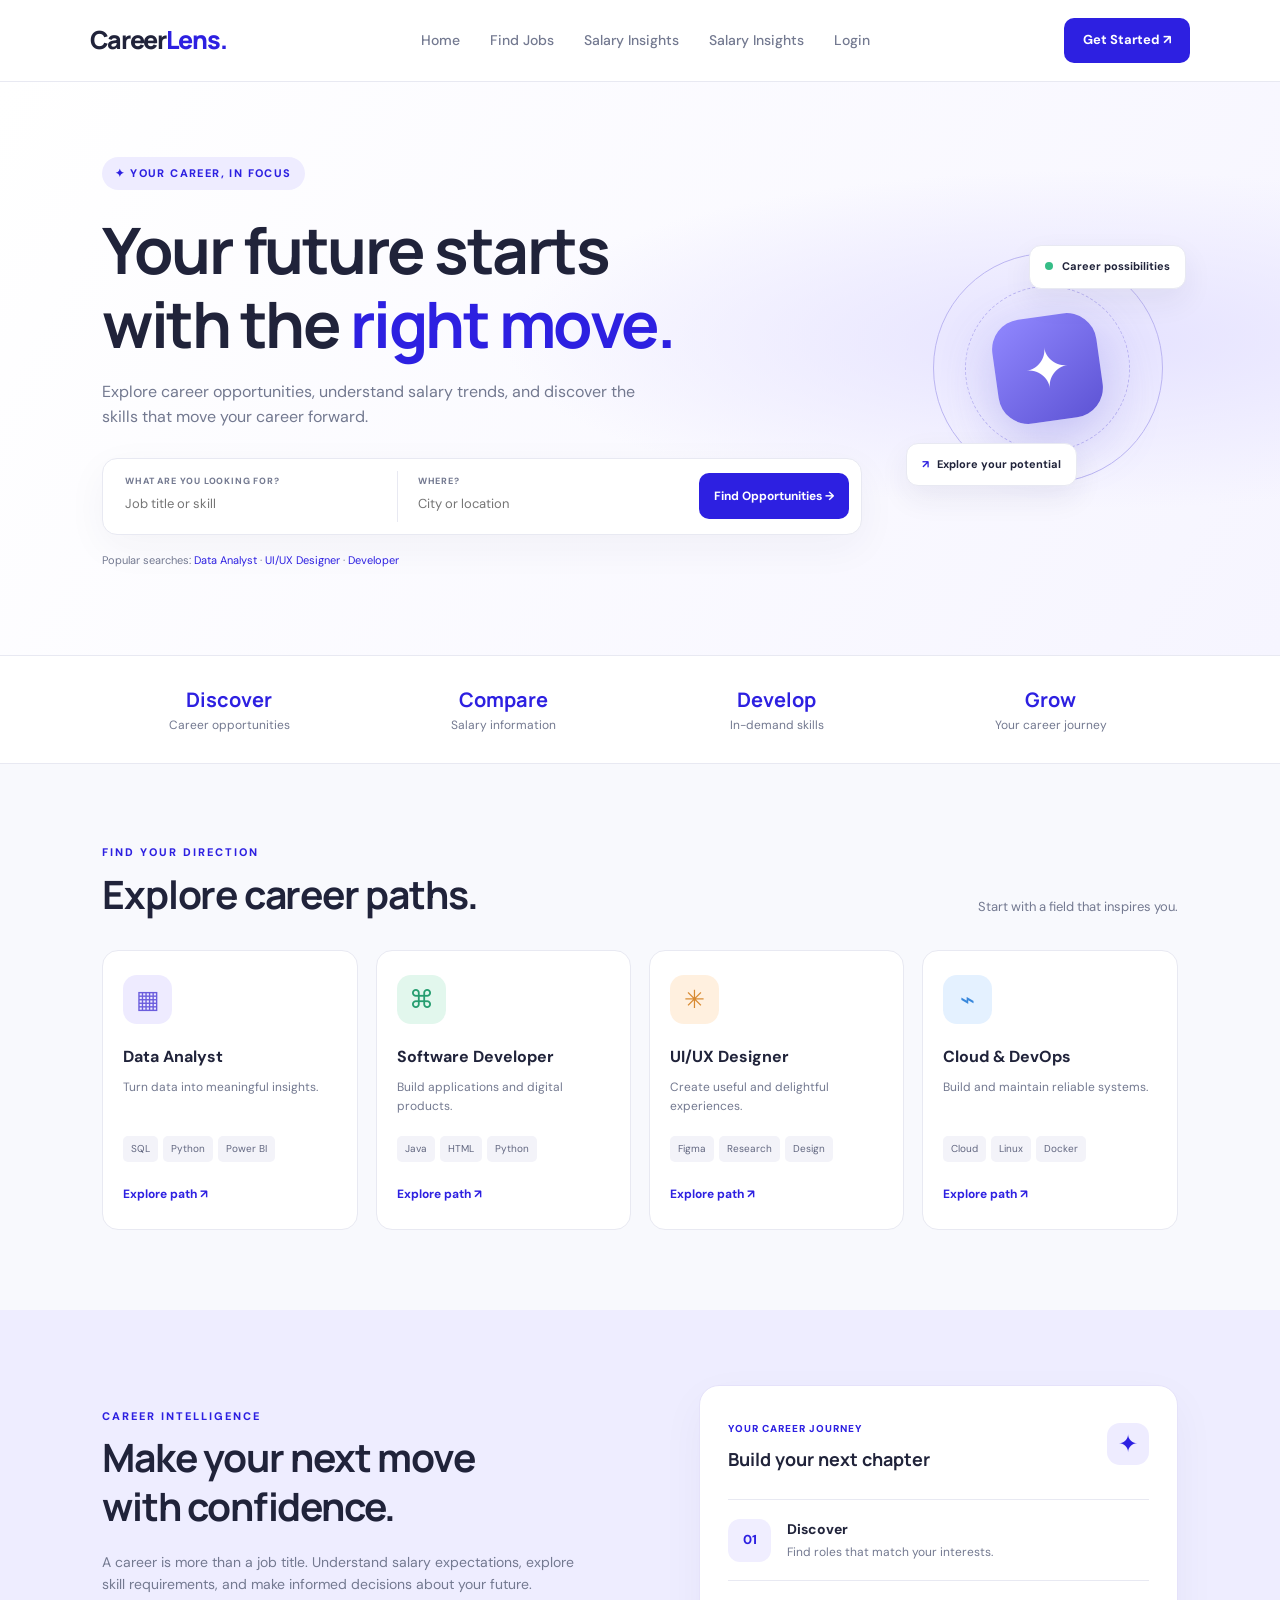
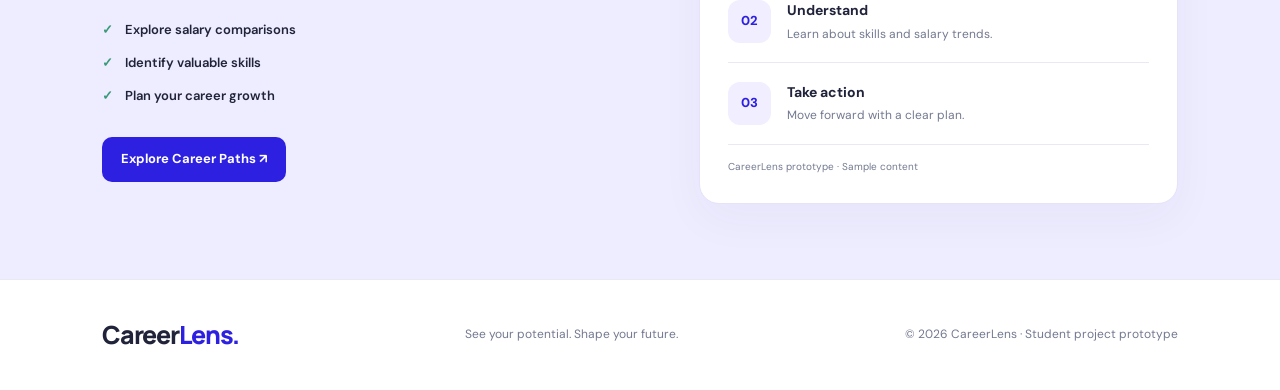
<file: index.html>
<!DOCTYPE html>
<html lang="en">
<head>
    <meta charset="UTF-8">
    <meta name="viewport" content="width=device-width, initial-scale=1.0">
    <title>CareerLens | Discover Your Future</title>
    <link rel="stylesheet" href="style.css">
</head>
<body>

    <!-- Navigation -->
    <header class="navbar">
        <a href="#" class="logo">Career<span>Lens.</span></a>

        <nav>
    <a href="index.html">Home</a>
    <a href="jobs.html">Find Jobs</a>
    <a href="index.html#insights">Salary Insights</a>
    <a href="salary.html">Salary Insights</a>
    <a href="login.html">Login</a>
</nav>

        <a href="#careers" class="nav-btn">Get Started ↗</a>
    </header>

    <!-- Hero Section -->
    <main>
        <section class="hero" id="home">
            <div class="hero-content">
                <div class="badge">✦ YOUR CAREER, IN FOCUS</div>

                <h1>
                    Your future starts<br>
                    with the <span>right move.</span>
                </h1>

                <p class="hero-description">
                    Explore career opportunities, understand salary trends,
                    and discover the skills that move your career forward.
                </p>

                <form class="search-box" id="jobSearch">
                    <div class="search-field">
                        <label for="role">WHAT ARE YOU LOOKING FOR?</label>
                        <input id="role" type="text"
                               placeholder="Job title or skill">
                    </div>

                    <div class="search-field">
                        <label for="location">WHERE?</label>
                        <input id="location" type="text"
                               placeholder="City or location">
                    </div>

                    <button type="submit">Find Opportunities →</button>
                </form>

                <p class="popular">
                    Popular searches:
                    <a href="#careers">Data Analyst</a> ·
                    <a href="#careers">UI/UX Designer</a> ·
                    <a href="#careers">Developer</a>
                </p>

                <p id="searchMessage" role="status"></p>
            </div>

            <div class="hero-decoration">
                <div class="orbit orbit-one"></div>
                <div class="orbit orbit-two"></div>
                <div class="center-icon">✦</div>
                <div class="floating-card card-top">
                    <span class="status-dot"></span>
                    Career possibilities
                </div>
                <div class="floating-card card-bottom">
                    <span class="mini-icon">↗</span>
                    Explore your potential
                </div>
            </div>
        </section>

        <!-- Statistics -->
        <section class="stats">
            <div class="stat">
                <h2>Discover</h2>
                <p>Career opportunities</p>
            </div>
            <div class="stat">
                <h2>Compare</h2>
                <p>Salary information</p>
            </div>
            <div class="stat">
                <h2>Develop</h2>
                <p>In-demand skills</p>
            </div>
            <div class="stat">
                <h2>Grow</h2>
                <p>Your career journey</p>
            </div>
        </section>

        <!-- Career Categories -->
        <section class="section" id="careers">
            <div class="section-heading">
                <div>
                    <p class="eyebrow">FIND YOUR DIRECTION</p>
                    <h2>Explore career paths.</h2>
                </div>
                <p class="heading-description">
                    Start with a field that inspires you.
                </p>
            </div>

            <div class="career-grid">
                <article class="career-card">
                    <div class="career-icon purple">▦</div>
                    <h3>Data Analyst</h3>
                    <p>Turn data into meaningful insights.</p>
                    <div class="skills">
                        <span>SQL</span><span>Python</span><span>Power BI</span>
                    </div>
                    <a href="#insights" class="card-link">Explore path ↗</a>
                </article>

                <article class="career-card">
                    <div class="career-icon green">⌘</div>
                    <h3>Software Developer</h3>
                    <p>Build applications and digital products.</p>
                    <div class="skills">
                        <span>Java</span><span>HTML</span><span>Python</span>
                    </div>
                    <a href="#insights" class="card-link">Explore path ↗</a>
                </article>

                <article class="career-card">
                    <div class="career-icon orange">✳</div>
                    <h3>UI/UX Designer</h3>
                    <p>Create useful and delightful experiences.</p>
                    <div class="skills">
                        <span>Figma</span><span>Research</span><span>Design</span>
                    </div>
                    <a href="#insights" class="card-link">Explore path ↗</a>
                </article>

                <article class="career-card">
                    <div class="career-icon blue">⌁</div>
                    <h3>Cloud & DevOps</h3>
                    <p>Build and maintain reliable systems.</p>
                    <div class="skills">
                        <span>Cloud</span><span>Linux</span><span>Docker</span>
                    </div>
                    <a href="#insights" class="card-link">Explore path ↗</a>
                </article>
            </div>
        </section>

        <!-- Salary and Skills Insights -->
        <section class="insights-section" id="insights">
            <div class="insights-content">
                <p class="eyebrow">CAREER INTELLIGENCE</p>
                <h2>Make your next move<br>with confidence.</h2>
                <p>
                    A career is more than a job title. Understand salary
                    expectations, explore skill requirements, and make
                    informed decisions about your future.
                </p>

                <div class="feature-list">
                    <div><span>✓</span> Explore salary comparisons</div>
                    <div><span>✓</span> Identify valuable skills</div>
                    <div><span>✓</span> Plan your career growth</div>
                </div>

                <a href="#careers" class="primary-btn">Explore Career Paths ↗</a>
            </div>

            <div class="insight-panel">
                <div class="panel-header">
                    <div>
                        <span class="panel-label">YOUR CAREER JOURNEY</span>
                        <h3>Build your next chapter</h3>
                    </div>
                    <span class="panel-star">✦</span>
                </div>

                <div class="journey-item">
                    <div class="journey-number">01</div>
                    <div>
                        <h4>Discover</h4>
                        <p>Find roles that match your interests.</p>
                    </div>
                </div>

                <div class="journey-item">
                    <div class="journey-number">02</div>
                    <div>
                        <h4>Understand</h4>
                        <p>Learn about skills and salary trends.</p>
                    </div>
                </div>

                <div class="journey-item">
                    <div class="journey-number">03</div>
                    <div>
                        <h4>Take action</h4>
                        <p>Move forward with a clear plan.</p>
                    </div>
                </div>
                <p class="sample-note">CareerLens prototype · Sample content</p>
            </div>
        </section>
    </main>

    <!-- Footer -->
    <footer>
        <a href="#home" class="logo">Career<span>Lens.</span></a>
        <p>See your potential. Shape your future.</p>
        <p class="copyright">© 2026 CareerLens · Student project prototype</p>
    </footer>

    <script src="script.js"></script>
</body>
</html>
</file>
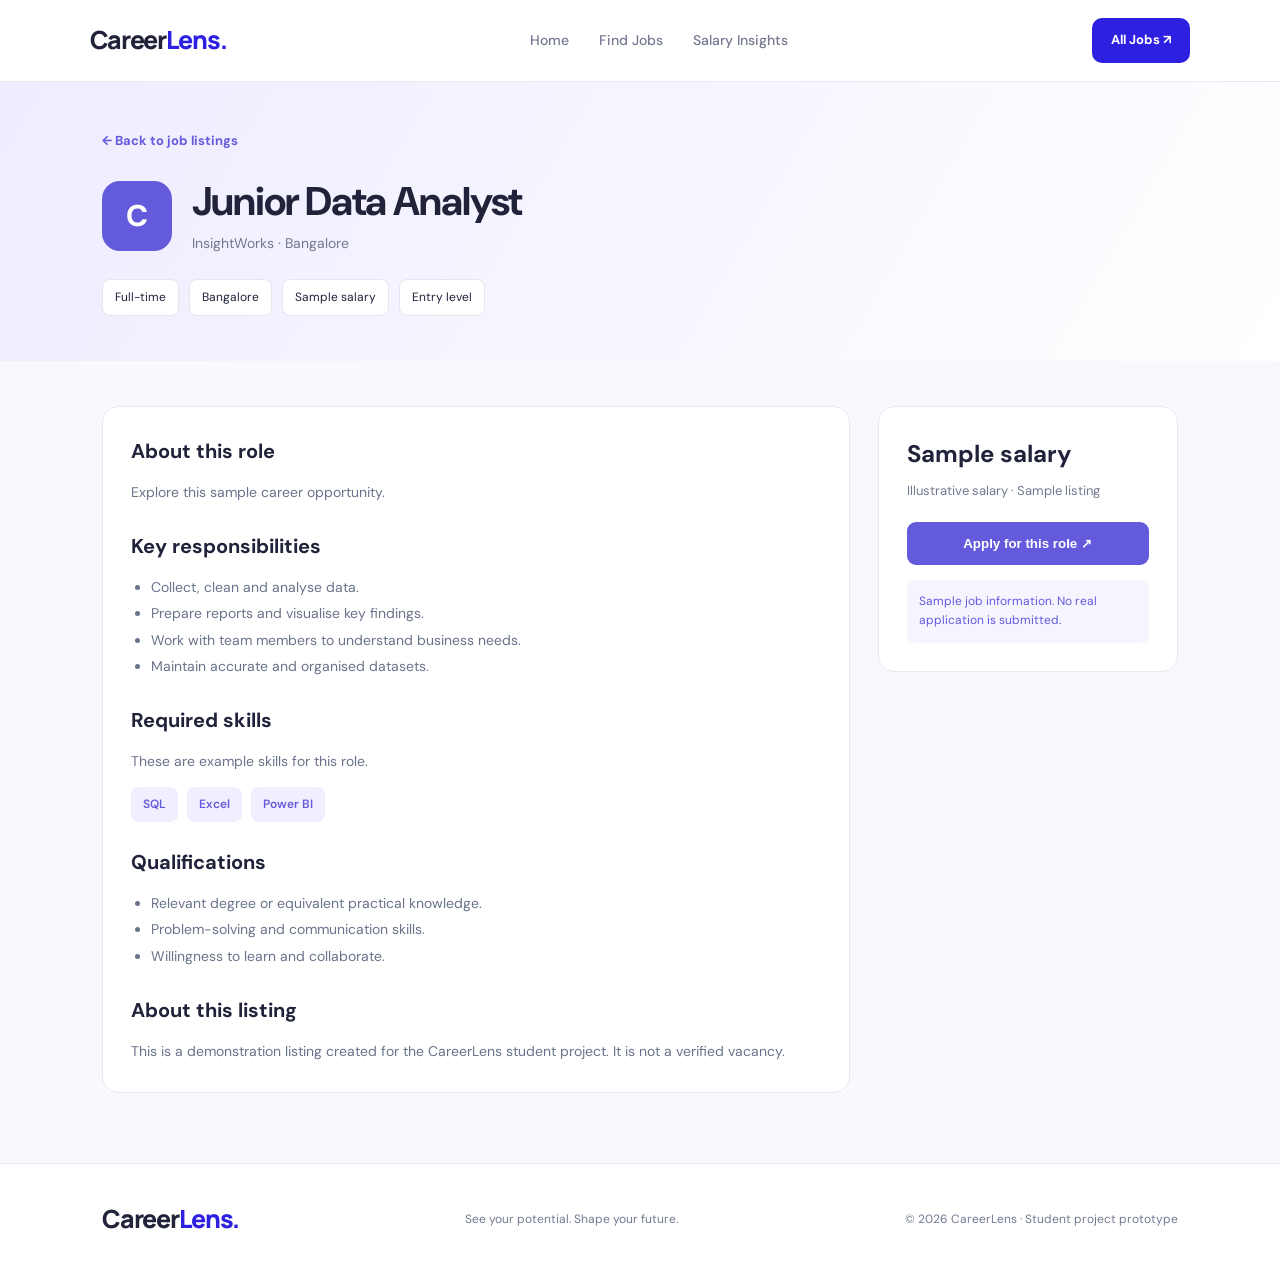
<file: job-details.html>
<!DOCTYPE html>
<html lang="en">
<head>
    <meta charset="UTF-8">
    <meta name="viewport" content="width=device-width, initial-scale=1.0">
    <title>Job Details | CareerLens</title>
    <link rel="stylesheet" href="style.css">
    <style>
        .details-hero {
            background: linear-gradient(120deg, #eeecff, #ffffff);
            padding: 45px 8%;
        }

        .back-link {
            color: #635bdb;
            font-size: 13px;
            font-weight: 700;
        }

        .job-header {
            display: flex;
            align-items: center;
            gap: 20px;
            margin-top: 25px;
        }

        .company-icon {
            width: 70px;
            height: 70px;
            display: grid;
            place-items: center;
            border-radius: 18px;
            background: #635bdb;
            color: white;
            font-size: 30px;
            font-weight: 800;
        }

        .job-header h1 {
            font-size: clamp(28px, 4vw, 40px);
            letter-spacing: -1px;
            line-height: 1.2;
        }

        .job-header p {
            color: #737990;
            margin-top: 7px;
            font-size: 14px;
        }

        .job-meta {
            display: flex;
            flex-wrap: wrap;
            gap: 10px;
            margin-top: 24px;
        }

        .job-meta span {
            background: white;
            border: 1px solid #e5e5ef;
            padding: 8px 12px;
            border-radius: 8px;
            font-size: 12px;
        }

        .details-layout {
            display: grid;
            grid-template-columns: minmax(0, 1fr) 300px;
            gap: 28px;
            padding: 45px 8% 70px;
        }

        .detail-card, .apply-card {
            background: white;
            border: 1px solid #e8e9f2;
            border-radius: 16px;
            padding: 28px;
        }

        .detail-card h2 {
            font-size: 20px;
            margin: 24px 0 12px;
        }

        .detail-card h2:first-child {
            margin-top: 0;
        }

        .detail-card p, .detail-card li {
            color: #69738a;
            font-size: 14px;
            line-height: 1.9;
        }

        .detail-card ul {
            padding-left: 20px;
        }

        .detail-skills {
            display: flex;
            flex-wrap: wrap;
            gap: 9px;
            margin-top: 12px;
        }

        .detail-skills span {
            padding: 8px 12px;
            border-radius: 8px;
            color: #635bdb;
            background: #f0eeff;
            font-size: 12px;
            font-weight: 600;
        }

        .apply-card {
            height: fit-content;
            position: sticky;
            top: 20px;
        }

        .apply-card h2 {
            font-size: 24px;
            margin-bottom: 8px;
        }

        .apply-card p {
            color: #737990;
            font-size: 13px;
            margin-bottom: 20px;
        }

        .apply-button {
            display: block;
            width: 100%;
            border: none;
            padding: 14px;
            border-radius: 9px;
            background: #635bdb;
            color: white;
            font-weight: 700;
            cursor: pointer;
        }

        .apply-button:hover {
            background: #4b43b5;
        }

        .notice {
            margin-top: 15px;
            padding: 12px;
            background: #f5f4ff;
            color: #635bdb;
            border-radius: 8px;
            font-size: 12px;
        }

        @media (max-width: 800px) {
            .details-layout {
                grid-template-columns: 1fr;
                padding: 30px 5%;
            }

            .details-hero {
                padding: 35px 5%;
            }

            .apply-card {
                position: static;
            }
        }
    </style>
</head>
<body>

    <header class="navbar">
        <a href="index.html" class="logo">Career<span>Lens.</span></a>
        <nav>
            <a href="index.html">Home</a>
            <a href="jobs.html">Find Jobs</a>
            <a href="index.html#insights">Salary Insights</a>
        </nav>
        <a href="jobs.html" class="nav-btn">All Jobs ↗</a>
    </header>

    <section class="details-hero">
        <a href="jobs.html" class="back-link">← Back to job listings</a>

        <div class="job-header">
            <div class="company-icon">C</div>
            <div>
                <h1 id="jobTitle">Junior Data Analyst</h1>
                <p id="companyName">InsightWorks · Bangalore</p>
            </div>
        </div>

        <div class="job-meta">
            <span id="jobType">Full-time</span>
            <span id="jobLocation">Bangalore</span>
            <span id="jobSalary">₹3–5 LPA</span>
            <span>Entry level</span>
        </div>
    </section>

    <main class="details-layout">
        <article class="detail-card">
            <h2>About this role</h2>
            <p id="jobDescription">
                Help analyse datasets, prepare reports and create dashboards
                that support informed business decisions.
            </p>

            <h2>Key responsibilities</h2>
            <ul>
                <li>Collect, clean and analyse data.</li>
                <li>Prepare reports and visualise key findings.</li>
                <li>Work with team members to understand business needs.</li>
                <li>Maintain accurate and organised datasets.</li>
            </ul>

            <h2>Required skills</h2>
            <p>These are example skills for this role.</p>
            <div class="detail-skills" id="skillList">
                <span>SQL</span>
                <span>Excel</span>
                <span>Power BI</span>
            </div>

            <h2>Qualifications</h2>
            <ul>
                <li>Relevant degree or equivalent practical knowledge.</li>
                <li>Problem-solving and communication skills.</li>
                <li>Willingness to learn and collaborate.</li>
            </ul>

            <h2>About this listing</h2>
            <p>
                This is a demonstration listing created for the CareerLens
                student project. It is not a verified vacancy.
            </p>
        </article>

        <aside class="apply-card">
            <h2 id="sideSalary">₹3–5 LPA</h2>
            <p>Illustrative salary · Sample listing</p>
            <button class="apply-button" id="applyButton">
                Apply for this role ↗
            </button>
            <div class="notice" id="applyMessage" role="status">
                Sample job information. No real application is submitted.
            </div>
        </aside>
    </main>

    <footer>
        <a href="index.html" class="logo">Career<span>Lens.</span></a>
        <p>See your potential. Shape your future.</p>
        <p>© 2026 CareerLens · Student project prototype</p>
    </footer>

    <script src="job-details.js"></script>
</body>
</html>
</file>
<file: style.css>
@import url('https://fonts.googleapis.com/css2?family=DM+Sans:wght@400;500;600;700&family=Manrope:wght@400;500;600;700;800&display=swap');

:root {
    --primary: #2d20e1;
    --primary-dark: #4b43b5;
    --ink: #20233a;
    --muted: #737990;
    --background: #f8f9fd;
    --white: #ffffff;
    --border: #e8e9f2;
}

* {
    margin: 0;
    padding: 0;
    box-sizing: border-box;
}

html {
    scroll-behavior: smooth;
    scroll-padding-top: 90px;
}

body {
    font-family: 'DM Sans', sans-serif;
    background: var(--background);
    color: var(--ink);
    line-height: 1.6;
}

a {
    text-decoration: none;
    color: inherit;
}

.navbar {
    min-height: 78px;
    padding: 18px 7%;
    display: flex;
    align-items: center;
    justify-content: space-between;
    gap: 24px;
    background: #ffffff;
    border-bottom: 1px solid var(--border);
}

.logo {
    font-family: 'Manrope', sans-serif;
    font-size: 25px;
    font-weight: 800;
    letter-spacing: -1.3px;
}

.logo span {
    color: var(--primary);
}

nav {
    display: flex;
    gap: 30px;
}

nav a {
    color: var(--muted);
    font-size: 14px;
    font-weight: 500;
}

nav a:hover,
.card-link:hover {
    color: var(--primary);
}

.nav-btn,
.primary-btn {
    display: inline-block;
    background: var(--primary);
    color: white;
    padding: 12px 19px;
    border-radius: 10px;
    font-size: 13px;
    font-weight: 700;
    transition: background 0.2s;
}

.nav-btn:hover,
.primary-btn:hover {
    background: var(--primary-dark);
}

.hero {
    min-height: 550px;
    padding: 75px 8%;
    display: flex;
    align-items: center;
    justify-content: space-between;
    gap: 40px;
    overflow: hidden;
    background:
        radial-gradient(ellipse at 85% 45%, #e5e2ff 0%, transparent 38%),
        linear-gradient(120deg, #ffffff, #f6f5ff);
}

.hero-content {
    flex: 1;
    max-width: 760px;
    position: relative;
    z-index: 1;
}

.badge {
    display: inline-block;
    padding: 8px 13px;
    border-radius: 30px;
    color: var(--primary);
    background: #eeecff;
    font-size: 11px;
    font-weight: 800;
    letter-spacing: 1.4px;
}

.hero h1 {
    font-family: 'Manrope', sans-serif;
    font-size: clamp(40px, 5vw, 64px);
    line-height: 1.15;
    letter-spacing: -2.5px;
    margin: 23px 0 18px;
}

.hero h1 span {
    color: var(--primary);
}

.hero-description {
    color: var(--muted);
    max-width: 550px;
    font-size: 16px;
    margin-bottom: 28px;
}

.search-box {
    display: flex;
    gap: 10px;
    align-items: center;
    padding: 12px;
    background: white;
    border: 1px solid var(--border);
    border-radius: 15px;
    box-shadow: 0 12px 40px #24245b0c;
}

.search-field {
    flex: 1;
    min-width: 0;
    padding: 3px 10px;
}

.search-field:first-child {
    border-right: 1px solid var(--border);
}

.search-field label {
    display: block;
    font-size: 9px;
    font-weight: 800;
    letter-spacing: 0.8px;
    color: var(--muted);
}

.search-field input {
    width: 100%;
    border: none;
    outline: none;
    padding: 7px 0;
    font-family: inherit;
    font-size: 13px;
    color: var(--ink);
    background: transparent;
}

.search-box button {
    background: var(--primary);
    color: white;
    border: none;
    border-radius: 10px;
    padding: 15px;
    font-family: inherit;
    font-size: 12px;
    font-weight: 700;
    cursor: pointer;
}

.search-box button:hover {
    background: var(--primary-dark);
}

.popular {
    color: var(--muted);
    font-size: 11px;
    margin-top: 17px;
}

.popular a {
    color: var(--primary);
}

#searchMessage {
    color: var(--primary-dark);
    font-size: 13px;
    margin-top: 10px;
}

.hero-decoration {
    position: relative;
    flex: 0 0 260px;
    height: 290px;
    display: grid;
    place-items: center;
}

.orbit {
    position: absolute;
    border: 1px solid #bcb6f2;
    border-radius: 50%;
}

.orbit-one {
    width: 230px;
    height: 230px;
}

.orbit-two {
    width: 165px;
    height: 165px;
    border-style: dashed;
}

.center-icon {
    width: 105px;
    height: 105px;
    display: grid;
    place-items: center;
    background: linear-gradient(145deg, #9188ff, #5d53d4);
    border-radius: 30px;
    color: white;
    font-size: 55px;
    box-shadow: 0 20px 55px #635bdb50;
    transform: rotate(-8deg);
}

.floating-card {
    position: absolute;
    background: white;
    border: 1px solid var(--border);
    padding: 12px 15px;
    border-radius: 12px;
    box-shadow: 0 12px 30px #29255312;
    font-size: 11px;
    font-weight: 700;
    white-space: nowrap;
}

.card-top {
    top: 22px;
    right: -8px;
}

.card-bottom {
    bottom: 27px;
    left: -12px;
}

.status-dot {
    display: inline-block;
    width: 8px;
    height: 8px;
    margin-right: 6px;
    background: #36bd87;
    border-radius: 50%;
}

.mini-icon {
    color: var(--primary);
    margin-right: 5px;
}

.stats {
    display: grid;
    grid-template-columns: repeat(4, 1fr);
    gap: 20px;
    padding: 28px 8%;
    background: white;
    border-top: 1px solid var(--border);
    border-bottom: 1px solid var(--border);
}

.stat {
    text-align: center;
}

.stat h2 {
    color: var(--primary);
    font-family: 'Manrope', sans-serif;
    font-size: 20px;
}

.stat p {
    color: var(--muted);
    font-size: 12px;
}

.section {
    padding: 80px 8%;
}

.section-heading {
    display: flex;
    justify-content: space-between;
    align-items: end;
    gap: 25px;
    margin-bottom: 32px;
}

.eyebrow {
    font-size: 11px;
    letter-spacing: 2px;
    font-weight: 800;
    color: var(--primary);
}

.section-heading h2,
.insights-content h2 {
    font-family: 'Manrope', sans-serif;
    font-size: clamp(28px, 4vw, 39px);
    line-height: 1.25;
    letter-spacing: -1.2px;
    margin-top: 8px;
}

.heading-description {
    color: var(--muted);
    font-size: 13px;
}

.career-grid {
    display: grid;
    grid-template-columns: repeat(4, minmax(0, 1fr));
    gap: 18px;
}

.career-card {
    background: white;
    border: 1px solid var(--border);
    padding: 24px 20px;
    border-radius: 16px;
    transition: transform 0.25s, box-shadow 0.25s;
}

.career-card:hover {
    transform: translateY(-5px);
    box-shadow: 0 15px 40px #25224d0d;
}

.career-icon {
    width: 49px;
    height: 49px;
    display: grid;
    place-items: center;
    border-radius: 14px;
    font-size: 25px;
    margin-bottom: 20px;
}

.purple {
    background: #eeebff;
    color: #6b5ddd;
}

.green {
    background: #e2f7ed;
    color: #269d70;
}

.orange {
    background: #fff0df;
    color: #d88930;
}

.blue {
    background: #e4f1ff;
    color: #3988dc;
}

.career-card h3 {
    font-size: 16px;
    margin-bottom: 8px;
}

.career-card > p {
    color: var(--muted);
    font-size: 12px;
    min-height: 40px;
}

.skills {
    display: flex;
    flex-wrap: wrap;
    gap: 5px;
    margin: 18px 0;
}

.skills span {
    background: #f3f3f9;
    padding: 5px 8px;
    border-radius: 5px;
    font-size: 10px;
    color: #626780;
}

.card-link {
    font-size: 12px;
    color: var(--primary);
    font-weight: 700;
}

.insights-section {
    padding: 75px 8%;
    display: grid;
    grid-template-columns: 1fr 0.9fr;
    gap: 65px;
    align-items: center;
    background: #eeedff;
}

.insights-content > p:not(.eyebrow) {
    color: var(--muted);
    font-size: 14px;
    margin: 20px 0;
    max-width: 480px;
}

.feature-list {
    display: grid;
    gap: 12px;
    margin: 25px 0 30px;
    font-size: 13px;
    font-weight: 600;
}

.feature-list span {
    color: #399a77;
    margin-right: 9px;
}

.insight-panel {
    background: white;
    border: 1px solid #e5e2fa;
    border-radius: 20px;
    padding: 28px;
    box-shadow: 0 15px 45px #3430700b;
}

.panel-header {
    display: flex;
    justify-content: space-between;
    align-items: center;
    margin-bottom: 25px;
}

.panel-label {
    color: var(--primary);
    font-size: 10px;
    font-weight: 800;
    letter-spacing: 1px;
}

.panel-header h3 {
    font-family: 'Manrope', sans-serif;
    font-size: 18px;
    margin-top: 5px;
}

.panel-star {
    display: grid;
    place-items: center;
    width: 42px;
    height: 42px;
    background: #eeecff;
    color: var(--primary);
    border-radius: 13px;
    font-size: 24px;
}

.journey-item {
    display: flex;
    align-items: center;
    gap: 16px;
    padding: 18px 0;
    border-top: 1px solid var(--border);
}

.journey-number {
    width: 43px;
    height: 43px;
    flex-shrink: 0;
    display: grid;
    place-items: center;
    background: #f0eeff;
    color: var(--primary);
    border-radius: 12px;
    font-size: 13px;
    font-weight: 800;
}

.journey-item h4 {
    font-size: 14px;
}

.journey-item p {
    color: var(--muted);
    font-size: 12px;
    margin-top: 3px;
}

.sample-note {
    color: var(--muted);
    font-size: 10px;
    border-top: 1px solid var(--border);
    padding-top: 14px;
}

footer {
    padding: 35px 8%;
    display: flex;
    flex-wrap: wrap;
    align-items: center;
    justify-content: space-between;
    gap: 18px;
    background: white;
    border-top: 1px solid var(--border);
}

footer p {
    color: var(--muted);
    font-size: 12px;
}

@media (max-width: 1000px) {
    .hero {
        padding: 65px 5%;
    }

    .hero-decoration {
        flex-basis: 200px;
        transform: scale(0.85);
    }

    .career-grid {
        grid-template-columns: repeat(2, minmax(0, 1fr));
    }

    .insights-section {
        gap: 30px;
        padding: 60px 5%;
    }
}

@media (max-width: 700px) {
    .navbar {
        padding: 18px 5%;
        flex-wrap: wrap;
    }

    nav {
        order: 3;
        width: 100%;
        justify-content: center;
        gap: 17px;
    }

    nav a {
        font-size: 12px;
    }

    .nav-btn {
        padding: 10px 12px;
        font-size: 11px;
    }

    .hero {
        padding: 55px 5%;
    }

    .hero h1 {
        font-size: 43px;
        letter-spacing: -1.8px;
    }

    .hero-decoration {
        display: none;
    }

    .search-box {
        flex-direction: column;
        align-items: stretch;
    }

    .search-field {
        padding: 8px;
    }

    .search-field:first-child {
        border-right: none;
        border-bottom: 1px solid var(--border);
    }

    .stats {
        grid-template-columns: repeat(2, 1fr);
        gap: 25px;
        padding: 28px 5%;
    }

    .section {
        padding: 55px 5%;
    }

    .section-heading {
        align-items: start;
        flex-direction: column;
    }

    .insights-section {
        grid-template-columns: 1fr;
    }

    footer {
        flex-direction: column;
        align-items: flex-start;
    }
}

@media (max-width: 420px) {
    .career-grid {
        grid-template-columns: 1fr;
    }

    .hero h1 {
        font-size: 36px;
    }

    .hero-description {
        font-size: 14px;
    }

    .insight-panel {
        padding: 20px;
    }
}
#logoutBtn {
  background: #375534;
  color: white;
  border: none;
  padding: 10px 20px;
  border-radius: 8px;
  cursor: pointer;
  font-size: 15px;
  font-weight: 600;
  transition: background 0.2s ease;
}

#logoutBtn:hover {
  background: #243b23;
}

#logoutBtn:disabled {
  opacity: 0.6;
  cursor: not-allowed;
}
</file>
